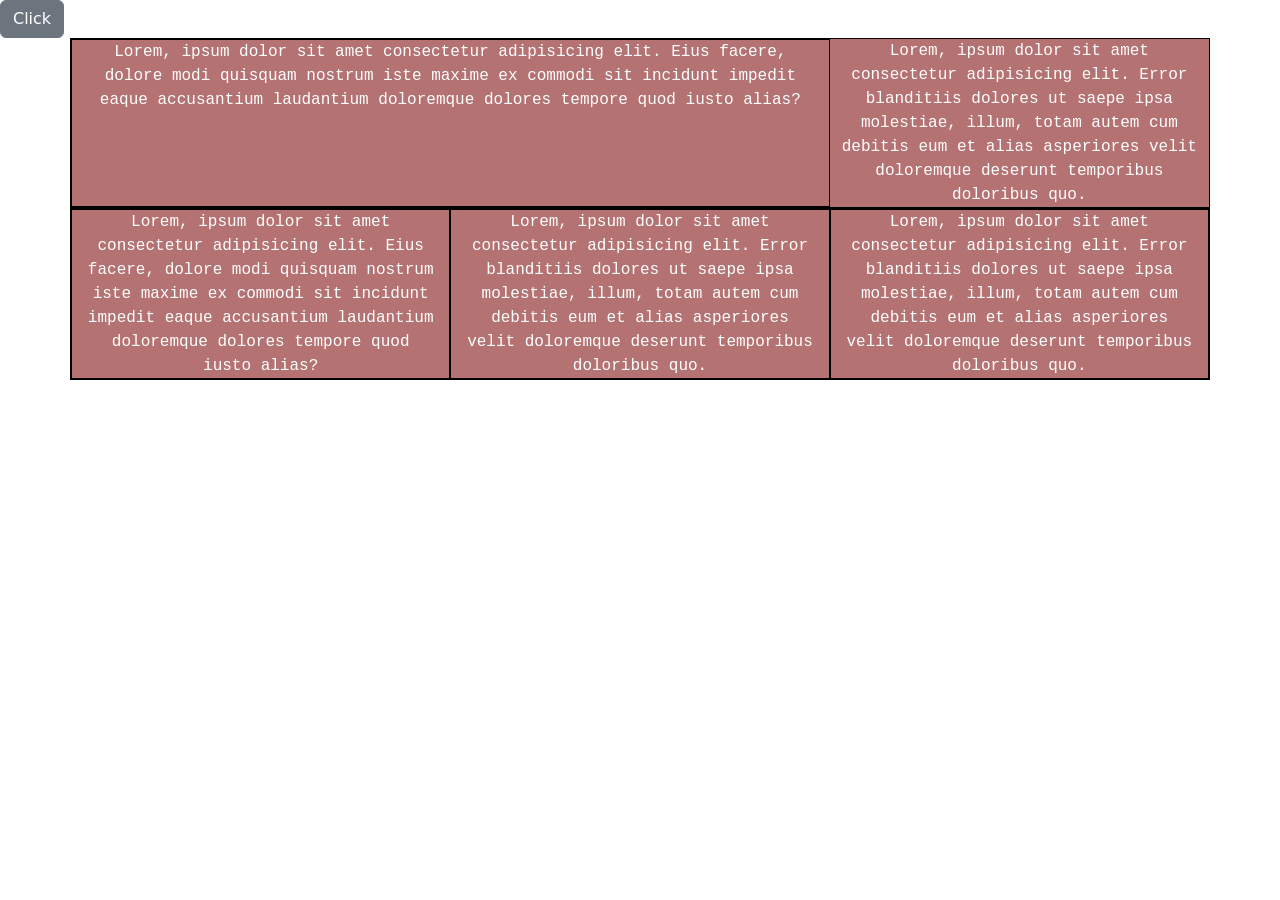
<file: 2-Bootstrap/2/index.html>
<!DOCTYPE html>
<html lang="en">
<head>
    <meta charset="UTF-8">
    <meta name="viewport" content="width=device-width, initial-scale=1.0">
    <title>Boostrap 1</title>
     <link
      href="https://cdn.jsdelivr.net/npm/bootstrap@5.3.7/dist/css/bootstrap.min.css"
      rel="stylesheet"
      integrity="sha384-LN+7fdVzj6u52u30Kp6M/trliBMCMKTyK833zpbD+pXdCLuTusPj697FH4R/5mcr"
      crossorigin="anonymous"
    />
    <link
      rel="stylesheet"
      href="https://fonts.googleapis.com/css2?family=Material+Symbols+Outlined:opsz,wght,FILL,GRAD@24,400,0,0&icon_names=notifications"
    />
    <link rel="stylesheet" href="style.css" />
</head>
<body>
     <button class="btn btn-secondary">Click</button>
     <div class="container text-center">
  <div class="row">
    <div class="col-sm-8">Lorem, ipsum dolor sit amet consectetur adipisicing elit. Eius facere, dolore modi quisquam nostrum iste maxime ex commodi sit incidunt impedit eaque accusantium laudantium doloremque dolores tempore quod iusto alias?</div>
    <div class="col-sm-4">Lorem, ipsum dolor sit amet consectetur adipisicing elit. Error blanditiis dolores ut saepe ipsa molestiae, illum, totam autem cum debitis eum et alias asperiores velit doloremque deserunt temporibus doloribus quo.</div>
  </div>
  <div class="row">
    <div class="col-sm">Lorem, ipsum dolor sit amet consectetur adipisicing elit. Eius facere, dolore modi quisquam nostrum iste maxime ex commodi sit incidunt impedit eaque accusantium laudantium doloremque dolores tempore quod iusto alias?</div>
    <div class="col-sm">Lorem, ipsum dolor sit amet consectetur adipisicing elit. Error blanditiis dolores ut saepe ipsa molestiae, illum, totam autem cum debitis eum et alias asperiores velit doloremque deserunt temporibus doloribus quo.</div>
    <div class="col-sm">Lorem, ipsum dolor sit amet consectetur adipisicing elit. Error blanditiis dolores ut saepe ipsa molestiae, illum, totam autem cum debitis eum et alias asperiores velit doloremque deserunt temporibus doloribus quo.</div>
  </div>
</div>
    
<script src="https://cdn.jsdelivr.net/npm/bootstrap@5.3.7/dist/js/bootstrap.bundle.min.js" integrity="sha384-ndDqU0Gzau9qJ1lfW4pNLlhNTkCfHzAVBReH9diLvGRem5+R9g2FzA8ZGN954O5Q" crossorigin="anonymous"></script></body>
</html>
</file>
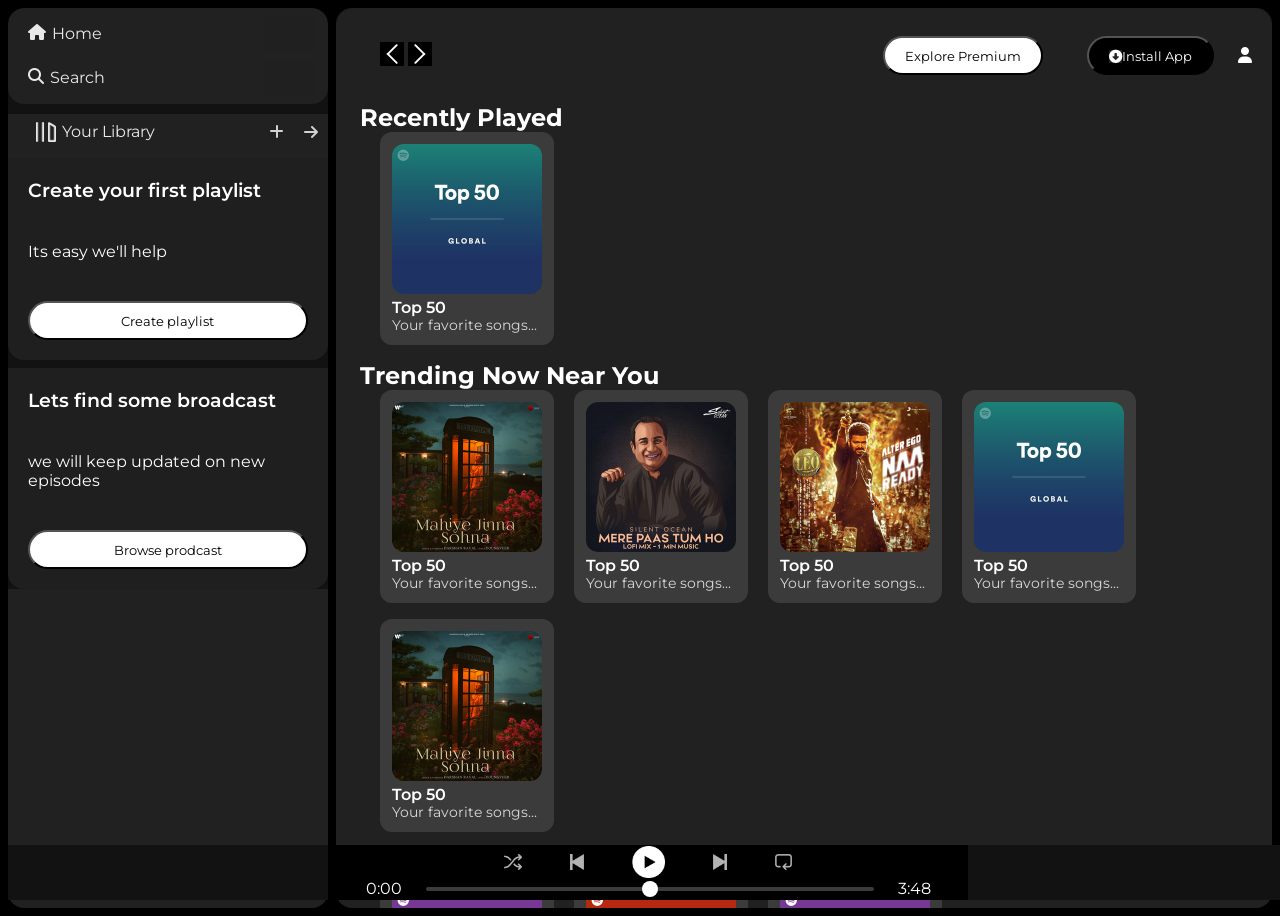
<file: 2-Bootstrap/5/index.html>
<!DOCTYPE html>
<html lang="en">
  <head>
    <meta charset="UTF-8" />
    <meta name="viewport" content="width=device-width, initial-scale=1.0" />
    <link rel="icon" href="./assets/logo.png" />
    <title>Spotify - Web Player: Music for everyone</title>
    <link
      rel="stylesheet"
      href="https://cdnjs.cloudflare.com/ajax/libs/font-awesome/6.7.2/css/all.min.css"
      integrity="sha512-Evv84Mr4kqVGRNSgIGL/F/aIDqQb7xQ2vcrdIwxfjThSH8CSR7PBEakCr51Ck+w+/U6swU2Im1vVX0SVk9ABhg=="
      crossorigin="anonymous"
      referrerpolicy="no-referrer"
    />
    <link rel="preconnect" href="https://fonts.googleapis.com" />
    <link rel="preconnect" href="https://fonts.gstatic.com" crossorigin />
    <link
      href="https://fonts.googleapis.com/css2?family=Montserrat:ital,wght@0,100..900;1,100..900&display=swap"
      rel="stylesheet"
    />

    <link rel="stylesheet" href="style.css" />
  </head>
  <body>
    <div class="main">
      <div class="sidebar">
        <div class="nav">
          <div class="nav-option">
            <i class="fa-solid fa-house"></i>
            <a href="##">Home</a>
          </div>
          <div class="nav-option">
            <i class="fa-solid fa-magnifying-glass"></i>
            <a href="##">Search</a>
          </div>
        </div>
        <div class="library">
          <div class="options">
            <div class="lib-options nav-option">
              <img src="./assets/library_icon.png" alt="" />
              <a href="#">Your Library</a>
            </div>
            <div class="icons">
              <i class="fa-solid fa-plus"></i>
              <i class="fa-solid fa-arrow-right"></i>
            </div>
          </div>
          <div class="lib-boxes">
            <div class="boxes">
              <div class="box1">Create your first playlist</div>
              <div class="box2">Its easy we'll help</div>
              <button class="badge">Create playlist</button>
            </div>
            <div class="boxes">
              <div class="box1">Lets find some broadcast</div>
              <div class="box2">we will keep updated on new episodes</div>
              <button class="badge">Browse prodcast</button>
            </div>
          </div>
        </div>
      </div>
      <div class="main-content">
        <div class="sticky-nav">
          <div class="sticky-nav-icons">
            <img src="./assets/backward_icon.png" />
            <img class="hide" src="./assets/forward_icon.png" />
          </div>
          <div class="sticky-nav-options">
            <button class="badge hide">Explore Premium</button>
            <button class="badge dark-badge">
              <i class="fa-solid fa-circle-down"></i>Install App
            </button>
            <i class="fa-solid fa-user"></i>
          </div>
        </div>

        <h2>Recently Played</h2>
        <div class="card-container">
          <div class="card">
            <img src="./assets/card1img.jpeg" class="card-img" />
            <p class="card-title">Top 50</p>
            <p class="card-info">Your favorite songs...</p>
          </div>
        </div>

        <h2>Trending Now Near You</h2>
        <div class="card-container">
          <div class="card">
            <img src="./assets/card2img.jpeg" class="card-img" />
            <p class="card-title">Top 50</p>
            <p class="card-info">Your favorite songs...</p>
          </div>
          <div class="card">
            <img src="./assets/card3img.jpeg" class="card-img" />
            <p class="card-title">Top 50</p>
            <p class="card-info">Your favorite songs...</p>
          </div>
          <div class="card">
            <img src="./assets/card4img.jpeg" class="card-img" />
            <p class="card-title">Top 50</p>
            <p class="card-info">Your favorite songs...</p>
          </div>
          <div class="card">
            <img src="./assets/card1img.jpeg" class="card-img" />
            <p class="card-title">Top 50</p>
            <p class="card-info">Your favorite songs...</p>
          </div>
          <div class="card">
            <img src="./assets/card2img.jpeg" class="card-img" />
            <p class="card-title">Top 50</p>
            <p class="card-info">Your favorite songs...</p>
          </div>
        </div>
        <h2>Featured Charts</h2>
        <div class="card-container">
          <div class="card">
            <img src="./assets/card5img.jpeg" class="card-img" />
            <p class="card-title">Top 50</p>
            <p class="card-info">Your favorite songs...</p>
          </div>
          <div class="card">
            <img src="./assets/card6img.jpeg" class="card-img" />
            <p class="card-title">Top 50</p>
            <p class="card-info">Your favorite songs...</p>
          </div>
          <div class="card">
            <img src="./assets/card5img.jpeg" class="card-img" />
            <p class="card-title">Top 50</p>
            <p class="card-info">Your favorite songs...</p>
          </div>
        </div>
        <div class="footer">
          <div class="line"  ></div>
        </div>
      </div>

      <div class="music-player">
       <div class="album"></div>
       <div class="player">
        <div class="player-control">
         <img src="assets/player_icon1.png" class="player-control-icon" />
         <img src="assets/player_icon2.png" class="player-control-icon" />
         <img src="assets/player_icon3.png" class="player-control-icon"  style="opacity: 1;height: 2rem;"/>
         <img src="assets/player_icon4.png" class="player-control-icon" />
         <img src="assets/player_icon5.png" class="player-control-icon" />
        </div>
        <div class="playback-bar">
          <span class="current-time">0:00</span>
          <input type="range" class="progress-bar"  min="0" max="100"/>
          <span class="total-time">3:48</span>
        </div>

       </div>
       <div class="controls">

       </div>





      </div>
    </div>
  </body>
</html>
</file>
<file: 2-Bootstrap/2/style.css>
.row{
    background-color: rgb(180, 114, 114);
    color: rgb(255, 255, 255);
    border: 1px solid rgb(0, 0, 0);
}
.col-sm,col-sm-4,.col-sm-8{
    background-color: rgb(180, 114, 114);
    color: rgb(255, 255, 255);
    border: 1px solid rgb(0, 0, 0);
}
*{
    font-family: 'Courier New', Courier, monospace;
}
/* .row + .row {
  border-top: none;
} */
</file>
<file: 2-Bootstrap/5/style.css>
*{
     font-family: "Montserrat", sans-serif;
     margin: 0px;
     background-color: black;
     color: white;
     /* overflow: hidden; */
}
.main{
    display: flex;
    height: 100vh ;
    padding: 0.5rem;
   
}
.sidebar{
    background-color:rgb(18, 18, 18);
    width: 340px;
    border-radius: 1rem;
    overflow:auto;
    /* border: 2px solid white; */
}
.main-content{
    flex-grow: 1;
    background-color:rgb(33, 33, 33);
    border-radius: 1rem;
    overflow: auto;
        /* border: 2px solid white; */
    margin-left:0.5rem;
    padding-left: 1.5rem;


}
.music-player{
    background-color:rgb(18, 18, 18);
    position:fixed;
    bottom: 0;
    width: 100%;
    height: 55px;
}
a{
    text-decoration: none;
}
.nav{
    background-color: rgb(33, 33, 33);
    display: flex;
    flex-direction: column;
    gap: 0.5rem;
    border-radius: 1rem;
    padding: 0.5rem 0.75rem;

}
.nav-option{
    display: flex;
    background-color: rgb(33, 33, 33);
    padding: 0.5rem;
    
}
.library
{
    background-color: rgb(33, 33, 33);
    border-radius: 1rem;
    margin-top: 10px;
    height: 100%;

}
i,a{
    background-color: rgb(33, 33, 33);
    color: white;
}
.nav-option{
    line-height: 1.25rem;
    opacity: .9;
    
}
.nav-option:hover{
    opacity: 1.25;
}
nav-option i{
    font-size: 1.25rem;
}
.nav-option a{
    font-size: 1rem;
    margin-left: 0.4rem;
}

.options{
    background-color: rgb(33, 33, 33);
    display: flex;
    justify-content: space-between;
    

}
.lib-options img{
    background-color: rgb(33, 33, 33);
    height: 1.25rem;
    width: 1.25rem;
    padding-left: 1.25rem;
    

}
.lib-options a{
     color: white;
     background-color: rgb(33, 33, 33);
}
.icons{

    background-color: rgb(33, 33, 33);
    display: flex;
    gap: 1.25rem;
    padding:  0.6rem;
    opacity: .8;

}
.icons:hover{
    opacity: 1.25;
}
.boxes{
    background-color: rgb(31, 31, 31);
    border-radius: 1rem;
    display: flex;
    flex-direction: column;
    margin-top: .5rem;
}
.box1{
    background-color: rgb(31,31,31);
    font-size: 1.20rem;
    padding: 1.25rem;
      font-weight:600;
}
.box2{
    background-color: rgb(31,31,31);
    font-size: 1rem;
  
    padding: 1.25rem;
}
.badge{
    background-color: white;
    color: black;
    border-radius: 100px;
    padding: 0.6rem 1.25rem;
    margin: 1.25rem;
}
.lib-boxes{
    background-color: rgb(18,18,18);
}   
.sticky-nav{
    position: sticky;
    background-color:rgb(33, 33, 33);
    display: flex;
    justify-content: space-between;
    padding: 0.5rem 1.25rem;
    align-items: center;
   
}
.sticky-nav-options,.sticky-nav-icons{
     background-color:rgb(33, 33, 33);
}
.sticky-nav-icons i{
         background-color:rgb(33, 33, 33);

}
.sticky-nav-option{
    display: flex;
    align-items: center;
    justify-content: center;
}
.dark-badge{
    background-color: black;
    color: white;
}
@media (max-width:1000px){
    .hide{
        display: none;
    }
}
h2{
    background-color:rgb(33, 33, 33);

}
.card{
    width: 150px;
    border-radius: 0.75rem;
    padding: .75rem;
       background-color:rgb(59, 59, 59);
       margin-left: 1.25rem;
       margin-bottom: 1rem;
}
.card-container{
    display: flex;
    flex-wrap: wrap;
     background-color:rgb(33, 33, 33);

}
.card-img{
    width:100%;
    border-radius: 0.75rem;
}
.card-info{
   border-radius: 0.75rem;  
   font-size: 0.85rem;
   opacity:0.8;
   background-color:rgb(59,59,59);
}
.card-title{
    font-weight: 600;
    background-color:rgb(59,59,59);
}
.footer{
    height: 300px;
    display:flex ;
    align-items: center;
    justify-content: center;
    background-color:rgb(33, 33, 33);
}
.line{
    width: 90%;
    height: 30%;
    border-top: 1px solid white;
    opacity: 0.4;
    background-color:rgb(33, 33, 33);
}
.music-player{
    display: flex;
    align-items: center;
    justify-content: space-between;
    
    
}
.album{
    width: 25%;
}
.player{
    width: 50%;
    height: 100%;
   
}
.controls{
    width: 25%;
}
.player-control-icon{
    height:1rem;
    opacity:0.7;

    margin:1.5rem;
    
}
.player-control{
    height: 34px;
    display: flex;
    align-items: center;
    justify-content: center;


}
.player-control-icon:hover{
    opacity: 1;
}
.playback-bar{
    
    display: flex;
    align-items: center;
    justify-content: center;
}
.progress-bar{
    width: 70%;
    margin: 0 1.5rem;
    appearance:none;
    cursor: pointer;

}
.progress-bar::-webkit-slider-runnable-track{
    background-color: rgb(59, 59, 59);
    border-radius: 10px;
    height: 0.25rem;
}
.progress-bar::-webkit-slider-thumb{
    appearance: none;
    height: 1rem;
    width: 1rem;
    border-radius: 50%;
    background-color: white;
    margin-top: -6px;
}
</file>
